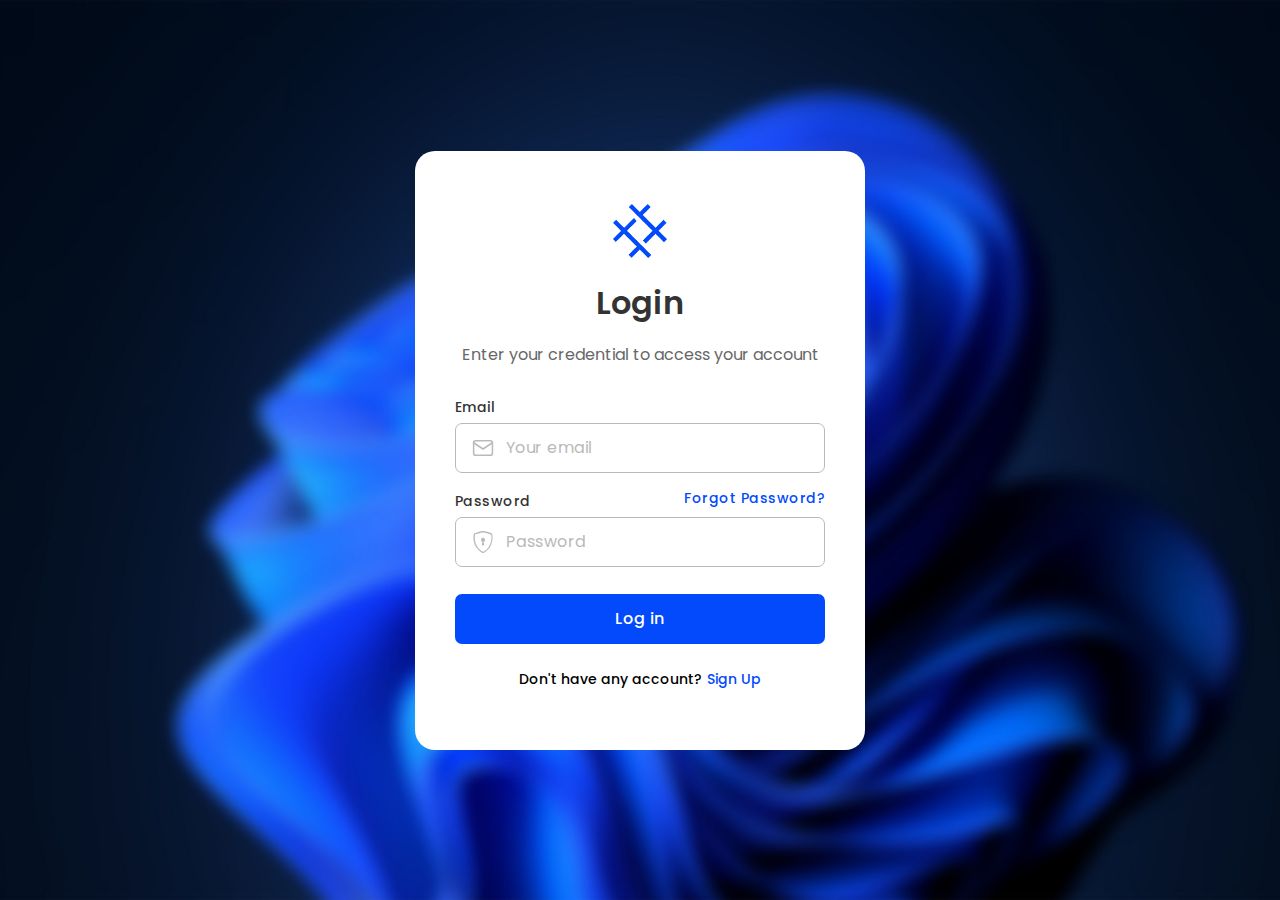
<file: Login/index.html>
<!DOCTYPE html>
<html lang="en">

<head>
    <meta charset="UTF-8">
    <title>Program Login #1</title>
    <link rel="shortcut icon" href="assets/css.png" type="image/png">
    <meta name="viewport" content="width=device-width, initial-scale=1.0">
    <link rel="preconnect" href="https://fonts.googleapis.com">
    <link rel="preconnect" href="https://fonts.gstatic.com" crossorigin>
    <link href="https://fonts.googleapis.com/css2?family=Poppins:wght@200;300;400;500;600;700&display=swap"
        rel="stylesheet">
    <link rel="stylesheet" href="style.css">
</head>

<body>
    <div class="background"></div>
    <div class="centerkonten">
        <form class="form">
            <div class="login-welcome">
                <img class="logo-login" src="assets/apriprogramlogo.jpg" alt="apriprogramlogo">
                <h1>Login</h1>
            </div>
            <div class="text-description">
                <span>Enter your credential to access your account</span>
            </div>
            <div class="text-field">
                <label for="email">Email</label>
                <input aria-label="Email" type="email" id="email" name="email" placeholder="Your email" required>
                <img alt="Email Icon" title="Email Icon" src="assets/icon-email.svg">
            </div>
            <div class="text-field">
                <label for="password">Password
                    <a href="#" class="form_forgotpassword" title="Forgot Password">Forgot Password?</a>
                </label>
                <input id="password" type="password" aria-label="Password" name="password" placeholder="Password"
                    title="Minimum 8 characters at least 1 Alphabet and 1 Number"
                    pattern="^(?=.*[A-Za-z])(?=.*\d)[A-Za-z\d]{8,}$" required>
                <img alt="Password Icon" title="Password Icon" src="assets/icon-password.svg">
            </div>
            <input type="submit" class="form_button" value="Log in">
            <div class="form_signup">
                <span>Don't have any account?</span>
                <a href="#" title="Create Account">Sign Up</a>
            </div>
        </form>
    </div>
    <script src="script.js"></script>
</body>

</html>
</file>
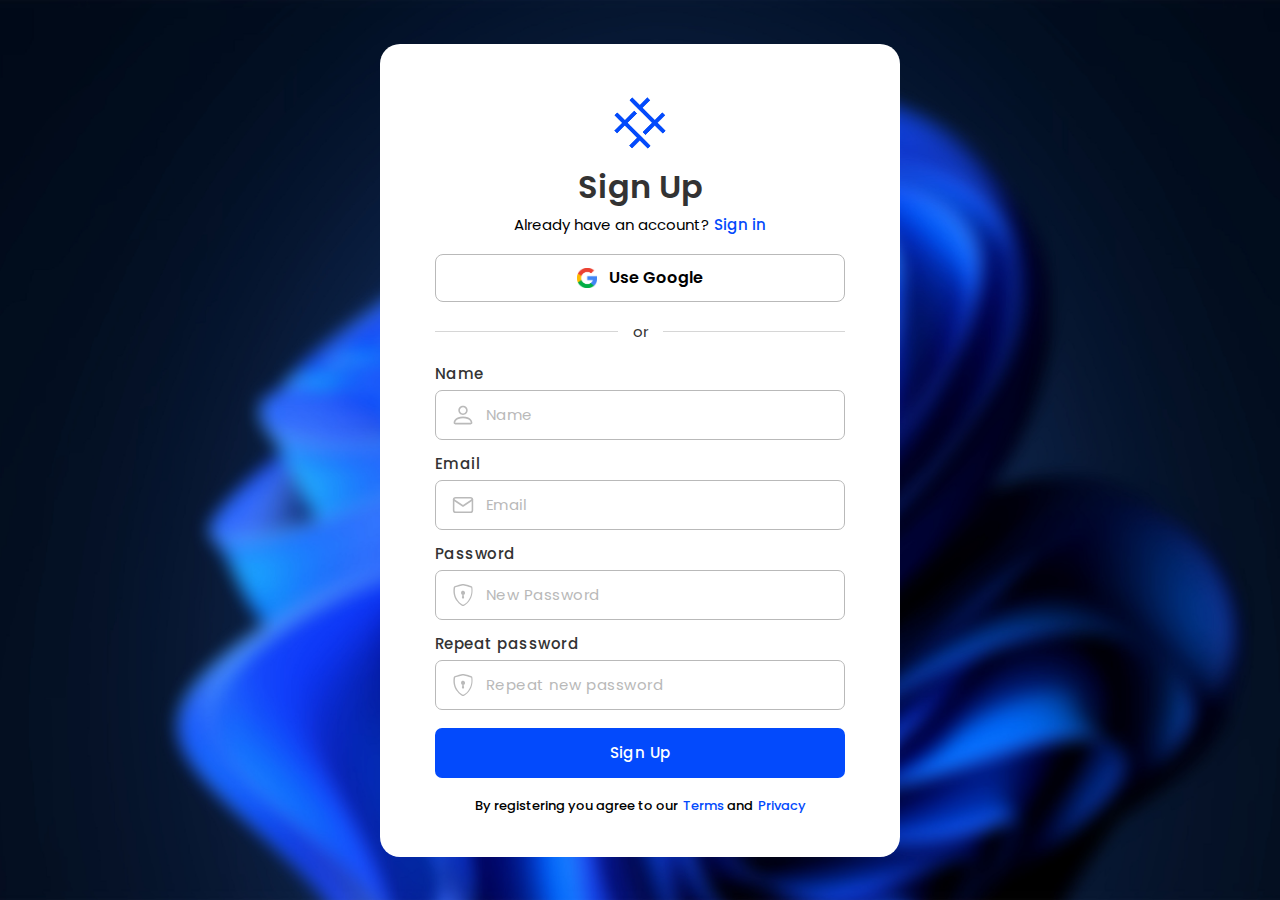
<file: Sign Up/index.html>
<!DOCTYPE html>
<html lang="en">

<head>
    <meta charset="UTF-8">
    <title>Program Sign Up</title>
    <link rel="shortcut icon" href="assets/css.png" type="image/png">
    <meta name="viewport" content="width=device-width, initial-scale=1.0">
    <link rel="preconnect" href="https://fonts.googleapis.com">
    <link rel="preconnect" href="https://fonts.gstatic.com" crossorigin>
    <link href="https://fonts.googleapis.com/css2?family=Poppins:wght@200;300;400;500;600;700&display=swap"
        rel="stylesheet">
    <link rel="stylesheet" href="style.css">
</head>

<body>
    <div class="background"></div>
    <div class="centerkonten">
        <form class="form">

            <div class="login-welcome">
                <img class="logo-login" src="assets/apriprogramlogo.jpg" alt="apriprogramlogo">
                <h1>Sign Up</h1>
                <div class="text-description">
                    <span>Already have an account?</span>
                    <div class="form_signin">
                        <a href="#" title="Create Account">Sign in</a>
                    </div>
                </div>
            </div>

            <div class="google-row">
                <a href="#" title="Use Google">
                    <img src="assets/google.png" alt="Google">
                    Use Google
                </a>
            </div>
            <div class="or">
                <div class="or-line"></div>
                <div class="text-description">
                    <span>or</span>
                </div>
                <div class="or-line"></div>
            </div>

            <div class="gap-text-field">
                <div class="text-field">
                    <label for="name">Name</label>
                    <input aria-label="Name" type="name" id="name" name="name" placeholder="Name" required>
                    <img alt="Name Icon" title="Name Icon" src="assets/icon-person.svg">
                </div>
                <div class="text-field">
                    <label for="email">Email</label>
                    <input aria-label="Email" type="email" id="email" name="email" placeholder="Email" required>
                    <img alt="Email Icon" title="Email Icon" src="assets/icon-email.svg">
                </div>
                <div class="text-field">
                    <label for="password">Password
                    </label>
                    <input id="password" type="password" aria-label="Password" name="password"
                        placeholder="New Password" title="Minimum 8 characters at least 1 Alphabet and 1 Number"
                        pattern="^(?=.*[A-Za-z])(?=.*\d)[A-Za-z\d]{8,}$" required>
                    <img alt="Password Icon" title="Password Icon" src="assets/icon-password.svg">
                </div>
                <div class="text-field">
                    <label for="password">Repeat password
                    </label>
                    <input id="password" type="password" aria-label="Password" name="password"
                        placeholder="Repeat new password" title="Minimum 8 characters at least 1 Alphabet and 1 Number"
                        pattern="^(?=.*[A-Za-z])(?=.*\d)[A-Za-z\d]{8,}$" required>
                    <img alt="Password Icon" title="Password Icon" src="assets/icon-password.svg">
                </div>
            </div>

            <input type="submit" class="form_button" value="Sign Up">
            <div class="agree_privacy">
                <span>By registering you agree to our<a href="#" title="Reset Password">Terms</a> and<a href="#"
                        title="Reset Password">Privacy</a>
                </span>
            </div>

        </form>
    </div>
    <script src="script.js"></script>
</body>

</html>
</file>
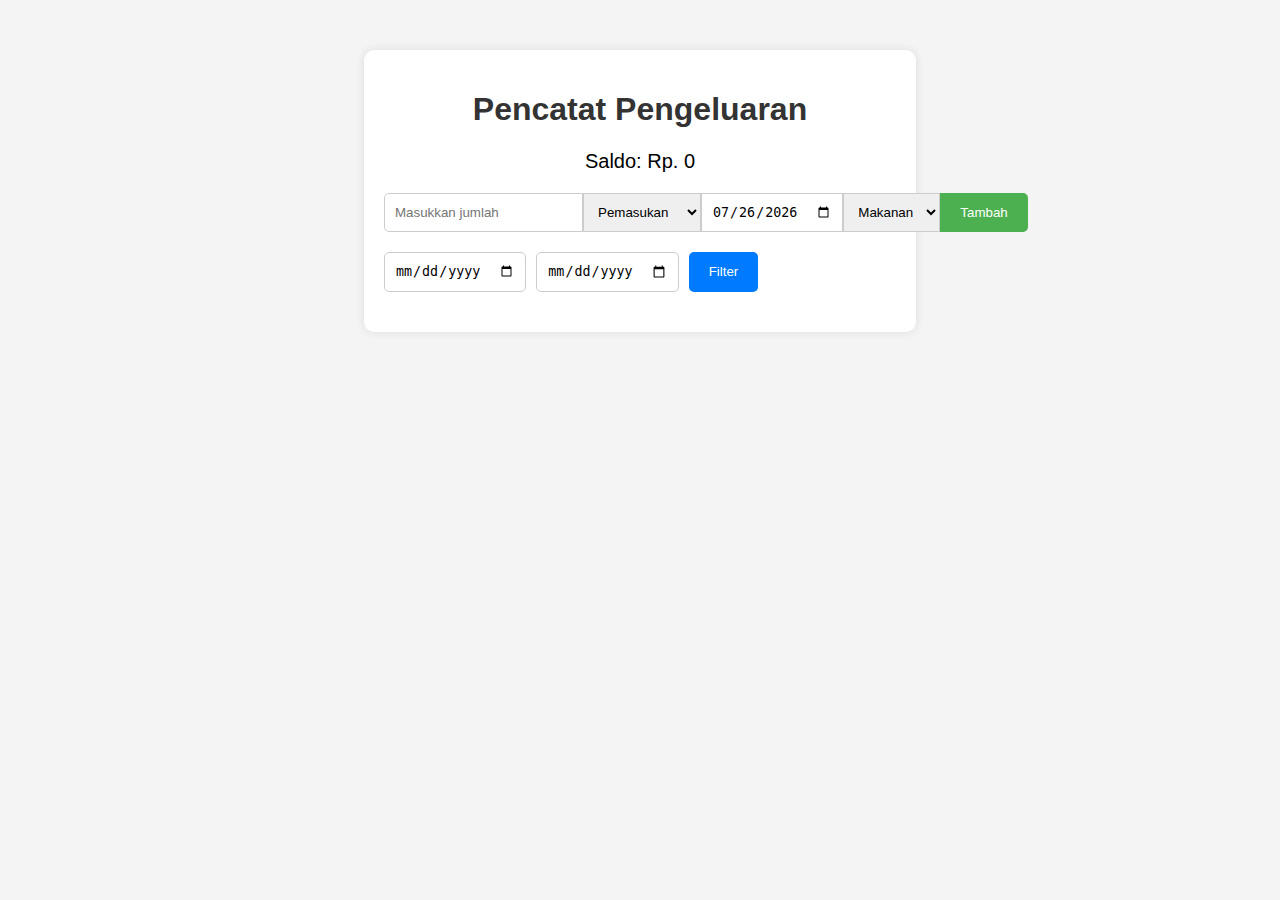
<file: aplikasi_duit.html>
<!DOCTYPE html>
<html lang="id">
<head>
    <meta charset="UTF-8">
    <meta name="viewport" content="width=device-width, initial-scale=1.0">
    <title>Pencatat Pengeluaran</title>
    <style>
        body {
            font-family: Arial, sans-serif;
            background-color: #f4f4f4;
            margin: 0;
            padding: 0;
        }

        .container {
            width: 40%;
            margin: 50px auto;
            background-color: #fff;
            padding: 20px;
            border-radius: 10px;
            box-shadow: 0 0 10px rgba(0, 0, 0, 0.1);
        }

        h1 {
            text-align: center;
            color: #333;
        }

        .balance {
            text-align: center;
            font-size: 20px;
            margin-bottom: 20px;
        }

        .input-container {
            display: flex;
            margin-bottom: 20px;
        }

        .input-container input[type="number"] {
            flex: 1;
            padding: 10px;
            border: 1px solid #ccc;
            border-radius: 5px 0 0 5px;
        }

        .input-container select, .input-container input[type="date"] {
            padding: 10px;
            border: 1px solid #ccc;
            border-radius: 0;
        }

        .input-container button {
            padding: 10px 20px;
            border: none;
            background-color: #4CAF50;
            color: white;
            border-radius: 0 5px 5px 0;
            cursor: pointer;
            transition: background-color 0.3s ease;
        }

        .input-container button:hover {
            background-color: #45a049;
        }

        .transaction-list {
            list-style-type: none;
            padding: 0;
        }

        .transaction-list li {
            background-color: #f9f9f9;
            padding: 10px;
            margin-bottom: 10px;
            border-radius: 5px;
            display: flex;
            align-items: center;
        }

        .transaction-list li.income {
            border-left: 5px solid #4CAF50;
        }

        .transaction-list li.expense {
            border-left: 5px solid #f44336;
        }

        .transaction-list li span {
            flex: 1;
        }

        .transaction-list li button {
            padding: 5px 10px;
            background-color: #f44336;
            color: white;
            border: none;
            border-radius: 3px;
            cursor: pointer;
            transition: background-color 0.3s ease;
            margin-left: 10px;
        }

        .transaction-list li button:hover {
            background-color: #d32f2f;
        }

        .filter-container {
            display: flex;
            margin-bottom: 20px;
        }

        .filter-container input[type="date"] {
            padding: 10px;
            border: 1px solid #ccc;
            border-radius: 5px;
            margin-right: 10px;
        }

        .filter-container button {
            padding: 10px 20px;
            border: none;
            background-color: #007bff;
            color: white;
            border-radius: 5px;
            cursor: pointer;
        }

        .filter-container button:hover {
            background-color: #0056b3;
        }
        
    </style>
</head>
<body>
    <div class="container">
        <h1>Pencatat Pengeluaran</h1>
        <div class="balance">Saldo: <span id="balance">Rp. 0</span></div>
        <div class="input-container">
            <input type="number" id="amount" placeholder="Masukkan jumlah">
            <select id="type">
                <option value="income">Pemasukan</option>
                <option value="expense">Pengeluaran</option>
            </select>
            <input type="date" id="transactionDate">
            <select id="category"> <!-- Menambahkan dropdown untuk kategori -->
                <option value="Makanan">Makanan</option>
                <option value="Bensin">Bensin</option>
                <option value="Gaji">Gaji</option>
                <option value="Paket">Paket</option>
                <option value="Jajan">Jajan</option>
                <!-- Tambahkan opsi lainnya sesuai kebutuhan -->
            </select>
            <button onclick="addTransaction()">Tambah</button>
        </div>
        <div class="filter-container">
            <input type="date" id="startDate">
            <input type="date" id="endDate">
            <button onclick="filterTransactions()">Filter</button>
        </div>
        <ul id="transactionList" class="transaction-list"></ul>
    </div>

    <script>
        let transactions = [];
        let balance = 0;

        function formatRupiah(amount) {
            return "Rp. " + new Intl.NumberFormat('id-ID', { maximumFractionDigits: 2 }).format(amount);
        }

        function addTransaction() {
            let amountInput = document.getElementById("amount");
            let amount = parseFloat(amountInput.value);
            let type = document.getElementById("type").value;
            let date = document.getElementById("transactionDate").value;
            let category = document.getElementById("category").value; // Mendapatkan nilai kategori

            if (isNaN(amount) || amount === 0) {
                alert("Silakan masukkan jumlah yang valid.");
                return;
            }

            if (type === "expense") {
                amount = -amount;
            }

            transactions.push({ amount, type, date, category }); // Menyimpan objek transaksi
            balance += amount;

            updateUI();
        }

        function deleteTransaction(index) {
            let deletedAmount = transactions[index].amount;
            transactions.splice(index, 1);
            balance -= deletedAmount;

            updateUI();
        }

        function updateUI() {
            let balanceElement = document.getElementById("balance");
            balanceElement.textContent = formatRupiah(balance);

            let transactionList = document.getElementById("transactionList");
            transactionList.innerHTML = "";

            transactions.forEach((transaction, index) => {
                let listItem = document.createElement("li");
                listItem.classList.add("transaction");

                let typeClass = transaction.amount < 0 ? "expense" : "income";
                listItem.classList.add(typeClass);

                let transactionInfo = document.createElement("span");
                transactionInfo.textContent = `${transaction.type === 'income' ? 'Pemasukan' : 'Pengeluaran'}: ${formatRupiah(Math.abs(transaction.amount))} (${transaction.category}) - ${transaction.date}`; // Menampilkan keterangan transaksi
                listItem.appendChild(transactionInfo);

                let deleteButton = document.createElement("button");
                deleteButton.textContent = "Hapus";
                deleteButton.onclick = () => deleteTransaction(index);
                listItem.appendChild(deleteButton);

                transactionList.appendChild(listItem);
            });
        }

        function filterTransactions() {
            let startDate = document.getElementById("startDate").value;
            let endDate = document.getElementById("endDate").value;

            let filteredTransactions = transactions.filter(transaction => {
                return transaction.date >= startDate && transaction.date <= endDate;
            });

            let totalFilteredAmount = filteredTransactions.reduce((total, transaction) => {
                return total + transaction.amount;
            }, 0);

            let balanceElement = document.getElementById("balance");
            balanceElement.textContent = formatRupiah(totalFilteredAmount);

            let transactionList = document.getElementById("transactionList");
            transactionList.innerHTML = "";

            filteredTransactions.forEach((transaction, index) => {
                let listItem = document.createElement("li");
                listItem.classList.add("transaction");

                let typeClass = transaction.amount < 0 ? "expense" : "income";
                listItem.classList.add(typeClass);

                let transactionInfo = document.createElement("span");
                transactionInfo.textContent = `${transaction.type === 'income' ? 'Pemasukan' : 'Pengeluaran'}: ${formatRupiah(Math.abs(transaction.amount))} (${transaction.category}) - ${transaction.date}`;
                listItem.appendChild(transactionInfo);

                let deleteButton = document.createElement("button");
                deleteButton.textContent = "Hapus";
                deleteButton.onclick = () => deleteTransaction(transactions.indexOf(transaction));
                listItem.appendChild(deleteButton);

                transactionList.appendChild(listItem);
            });
        }
        function getCurrentDate() {
        let now = new Date();
        let year = now.getFullYear();
        let month = (now.getMonth() + 1).toString().padStart(2, '0'); // Tambahkan nol di depan bulan jika hanya satu digit
        let day = now.getDate().toString().padStart(2, '0'); // Tambahkan nol di depan hari jika hanya satu digit
        return `${year}-${month}-${day}`;
    }

    // Event listener untuk menjalankan fungsi saat dokumen dimuat
    document.addEventListener('DOMContentLoaded', function() {
        // Mendapatkan elemen input tanggal
        let dateInput = document.getElementById('transactionDate');

        // Tetapkan nilai input tanggal ke tanggal hari ini
        dateInput.value = getCurrentDate();
    });
    </script>
</body>
</html>
</file>
<file: Login/style.css>
@import url('https://fonts.googleapis.com/css2?family=Poppins:wght@200;300;400;500;600;700&display=swap');


:root {
    --primary: #034AFC ;
    --primary-hover: #114bdd;                
    --secondary2: #b9b9b9;
    --secondary-hover: #676767;
    --aura: #25252580;
    --background: #FFFFFF;
    --secondary: #333333;
}
* {
    margin: 0;
    padding: 0;
    box-sizing: border-box;
    background-color: var(--background);
    font-family: Poppins;
}

 /* Login */
h1 {
    color: var(--secondary);
    font-weight: 600;
}

 /* Wallpaper */
.background {
    content: "";
    position: absolute;
    height: 100vh;
    width: 100vw;
    display: grid;
    place-items: center;
    background-image: url(assets/background.jpg);
    background-size: cover;
    background-repeat: no-repeat;
    opacity: 1;
    filter: blur(0px);
}

@media (max-width: 768px) {
    .background {
        background-image: none;
        background-color: white;
    }
}

.centerkonten {
    display: flex;
    justify-content: center;
    align-items: center;
    height: 100vh;
    width: 100vw;
}

.input-icon {
    position: absolute;
    top: 55%;
    right: 8px;
    transform: translate(-50%, -50%);
    transform-origin: center;
}

.text-description {
    color: var(--secondary-hover);
    display: flex;
    justify-content: center;
    align-items: center;
    text-align: center;
    font-size: 16px;
    margin-bottom: 12px;
}

 /* Posisi Form */
.form {
    display: flex;
    flex-direction: column;
    position: relative;
    gap: 15px;
    background-color: var(--background);
    border-radius: 20px;
    min-width: 280px;
    max-width: 450px;
    width: 100%;
    padding: 40px;
}

.logo-login {
    height: 80px;
    width: 80px;
    border-radius: 50%;
    object-fit: cover;
}

.login-welcome {
    display: flex;
    width: 100%;
    justify-content: center;
    align-items: center;
    flex-direction: column;
    gap: 8px;
}

 /* Tombol Button */
.form_button {
    background-color: var(--primary);
    color: var(--background);
    white-space: nowrap;
    border: none;
    display: flex;
    justify-content: center;
    align-items: center;
    margin-top: 12px;
    line-height: 50px;
    outline: none;
    font-size: 16px;
    letter-spacing: .025em;
    text-decoration: none;
    cursor: pointer;
    font-weight: 500;
    min-height: 50px;
    width: 100%;
    border-radius: 7px;
    transition: all .3s ease;
}

.form_button:hover {
    background-color: var(--primary-hover);
}

 /* Text Input */
.text-field input {
    color: var(--secondary);
    font-size: 16px;
    font-weight: 400;
    max-width: 100%;
    width: 100%;
    border: 1px solid var(--secondary2);
    height: 50px;
    letter-spacing: .03rem;
    background-color: transparent;
    outline: none;
    transition: .25s;
    border-radius: 7px;
    text-indent:50px;
    margin-top: 4px;
}

.text-field {
    position: relative;
}

 /* Text Input */
.text-field input::-webkit-input-placeholder {
    color: var(--secondary2);
}

.text-field img {
    color: var(--secondary-hover);
    position: absolute;
    left: 28px;
    bottom: 0px;
    width: 25px;
    height: 25px;
    transform: translate(-50%,-50%);
    transform-origin: center;
}

.text-field input:focus {
    border: 1px solid var(--primary);
    box-shadow: 0 3px 13px rgba(0, 0, 0, 0.056);
}

.text-field label {
    color: var(--secondary);
    font-size: 14px;
    font-weight: 500;
    letter-spacing: .03rem;
    z-index: 10;
}

.form_forgotpassword {
    color: var(--primary);
    position: absolute;
    top: 0px;
    right: 0px;
    flex-direction: column;
    font-size: 14px;
    font-weight: 500;
    text-decoration: none;
}

.form_forgotpassword:hover {
    color: var(--primary-hover);

}

.form_signup {
    display: flex;
    justify-content: center;
    font-weight: 500;
    font-size: 14px;
    padding-top: 10px;
    padding-bottom: 20px;
}

.form_signup a {
    color: var(--primary);
    font-weight: 500;
    text-decoration: none;
    padding-left: 5px;

}

.form_signup a:hover {
    color: var(--primary-hover);

}
</file>
<file: Sign Up/style.css>
@import url('https://fonts.googleapis.com/css2?family=Poppins:wght@200;300;400;500;600;700&display=swap');


:root {
    --primary: #034AFC;
    --primary-hover: #114bdd;
    --secondary2: #b9b9b9;
    --background: #FFFFFF;
    --secondary: #333333;
}

* {
    margin: 0;
    padding: 0;
    box-sizing: border-box;
    background-color: var(--background);
    font-family: Poppins;
}

/* Login */
h1 {
    color: var(--secondary);
    font-weight: 600;
}

/* Wallpaper */
.background {
    content: "";
    position: absolute;
    height: 100vh;
    width: 100vw;
    display: grid;
    place-items: center;
    background-image: url(assets/background.jpg);
    background-size: cover;
    background-repeat: no-repeat;
    opacity: 1;
    filter: blur(0px);
}

@media (max-width: 768px) {
    .background {
        background-image: none;
        background-color: white;
    }
}

/* Posisi Form */
.form {
    display: flex;
    flex-direction: column;
    position: relative;
    gap: 18px;
    background-color: var(--background);
    border-radius: 20px;

    min-width: 280px;
    max-width: 520px;
    width: 100%;

    padding-top: 41px;
    padding-bottom: 41px;
    padding-left: 55px;
    padding-right: 55px;
}

.centerkonten {
    display: flex;
    justify-content: center;
    align-items: center;
    height: 100vh;
    width: 100vw;
}

.logo-login {
    height: 76px;
    width: 76px;
    border-radius: 50%;
    object-fit: cover;
}

.login-welcome {
    display: flex;
    width: 100%;
    justify-content: center;
    align-items: center;
    flex-direction: column;
    gap: 2px;
}

.input-icon {
    position: absolute;
    top: 55%;
    right: 8px;
    transform: translate(-50%, -50%);
    transform-origin: center;
}

.text-description {
    color: var(--secondary-hover);
    display: flex;
    justify-content: center;
    align-items: center;
    text-align: center;
    font-size: 15px;
}


.google-row {
    display: flex;
    gap: 16px;
}

.google-row img {
    width: 20x;
    height: 20px;
}

.google-row>a {
    background-color: var(--background);
    border-radius: 8px;
    width: 100%;
    min-height: 48px;
    display: flex;
    gap: 12px;
    justify-content: center;
    align-items: center;
    text-decoration: none;
    font-size: 1rem;
    color: var(--text);
    border: 1px solid var(--secondary2);
    font-weight: 600;
}

.google-row>a:hover {
    background-color: var(--background);
    border: 1px solid var(--primary);
}

.gap-text-field {
    display: flex;
    flex-direction: column;
    position: relative;
    gap: 11px;
}

.text-field {
    position: relative;
}

/* Text Input */
.text-field input::-webkit-input-placeholder {
    color: var(--secondary2);
}

.text-field img {
    color: var(--secondary-hover);
    position: absolute;
    left: 28px;
    bottom: 0px;
    width: 25px;
    height: 25px;
    transform: translate(-50%, -50%);
    transform-origin: center;
}

.text-field input:focus {
    border: 1px solid var(--primary);
    box-shadow: 0 3px 13px rgba(0, 0, 0, 0.056);
}

.text-field label {
    color: var(--secondary);
    font-size: 15px;
    font-weight: 500;
    letter-spacing: .03rem;
    z-index: 10;
}

/* Tombol Button */
.form_button {
    background-color: var(--primary);
    color: var(--background);
    white-space: nowrap;
    border: none;
    display: flex;
    justify-content: center;
    align-items: center;
    line-height: 50px;
    outline: none;
    font-size: 15px;
    letter-spacing: .025em;
    text-decoration: none;
    cursor: pointer;
    font-weight: 500;
    min-height: 50px;
    width: 100%;
    border-radius: 7px;
    transition: all .3s ease;
}

.form_button:hover {
    background-color: var(--primary-hover);
}

/* Text Input */
.text-field input {
    color: var(--secondary);
    font-size: 15px;
    font-weight: 400;
    max-width: 100%;
    width: 100%;
    border: 1px solid var(--secondary2);
    height: 50px;
    letter-spacing: .03rem;
    background-color: transparent;
    outline: none;
    transition: .25s;
    border-radius: 7px;
    text-indent: 50px;
    margin-top: 4px;
}

.agree_privacy {
    display: flex;
    justify-content: center;
    text-align: center;
    font-weight: 500;
    font-size: 13px;
}

.agree_privacy a {
    color: var(--primary);
    font-weight: 500;
    text-decoration: none;
    padding-left: 5px;

}

.agree_privacy a:hover {
    color: var(--primary-hover);

}

.form_signin {
    display: flex;
    justify-content: center;
    font-weight: 500;
    font-size: 15px;
}

.form_signin a {
    color: var(--primary);
    font-weight: 500;
    text-decoration: none;
    padding-left: 5px;

}

.form_signin a:hover {
    color: var(--primary-hover);

}

.or {
    display: flex;
    flex-direction: row;
    color: var(--secondary);
    gap: 15px;
    align-items: center;
}

.or-line {
    width: 100%;
    height: 1px;
    background-color: var(--secondary);
    opacity: .2;
}
</file>
